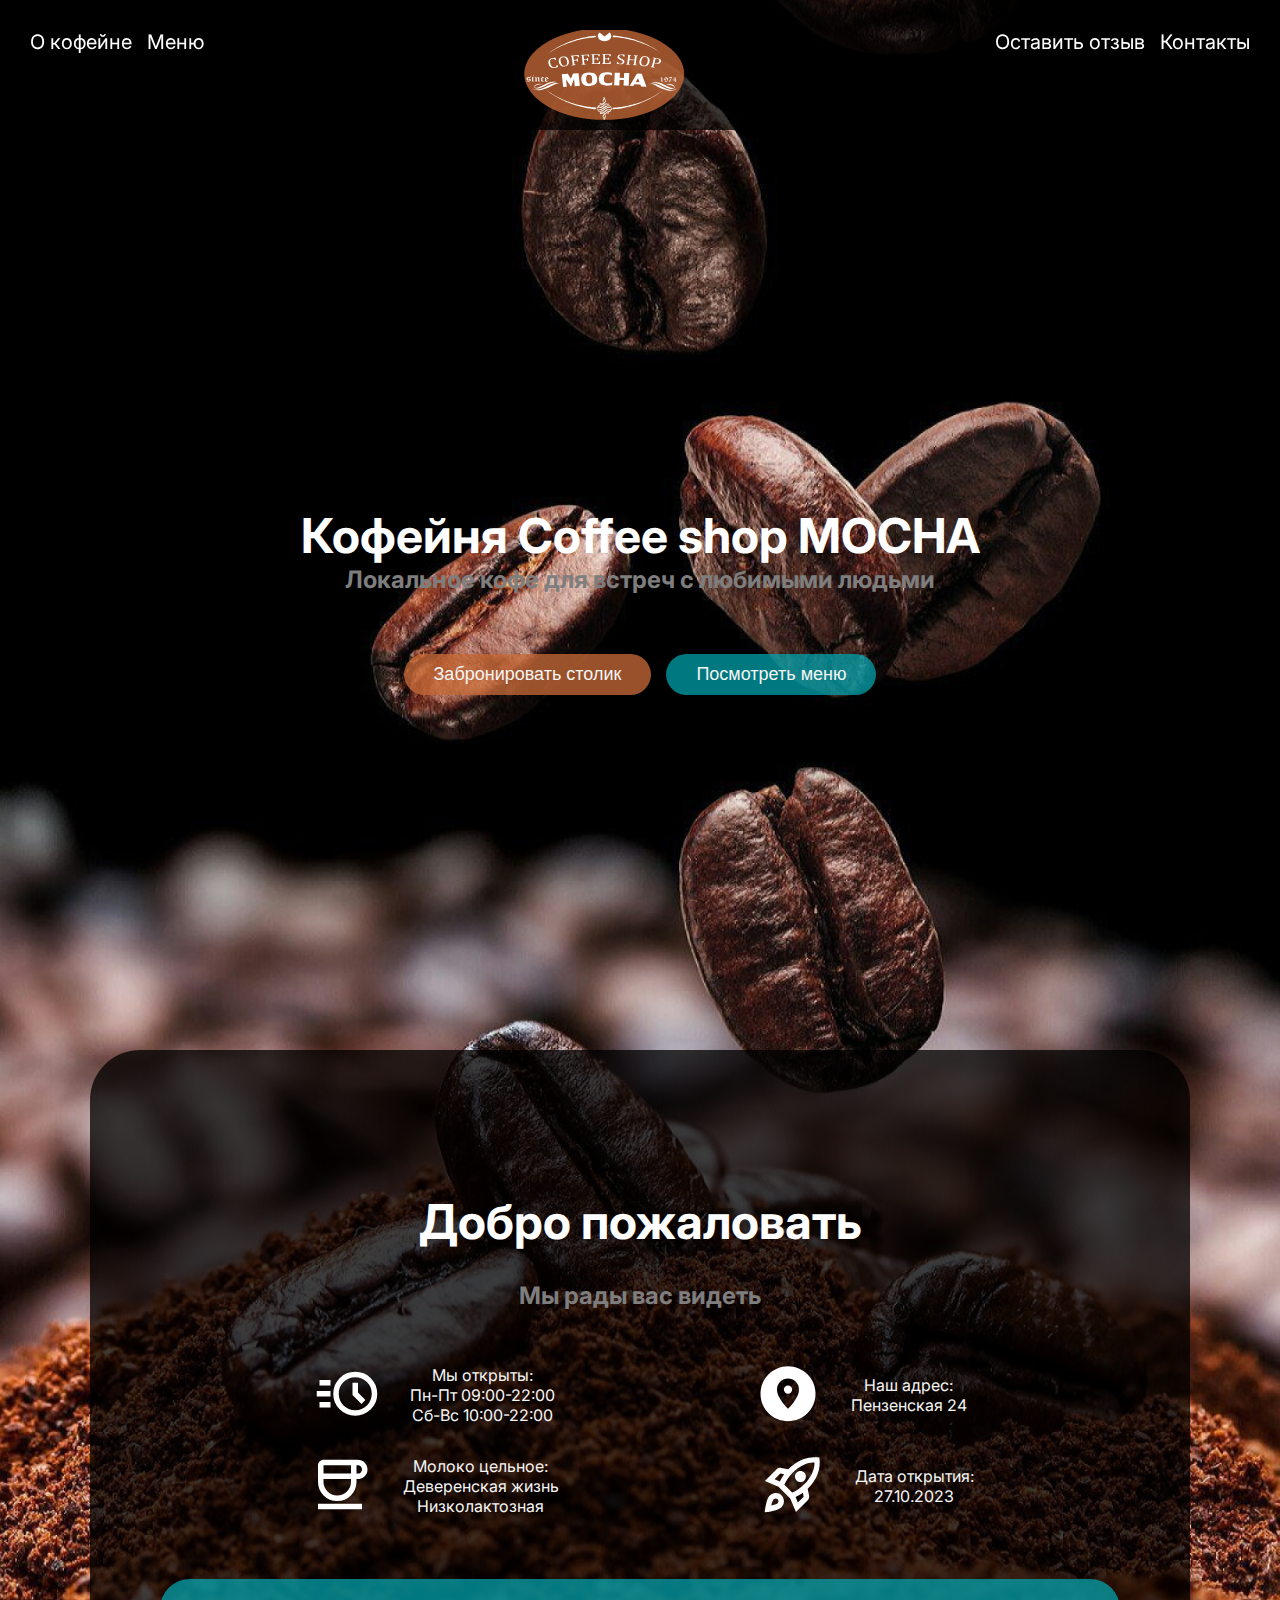
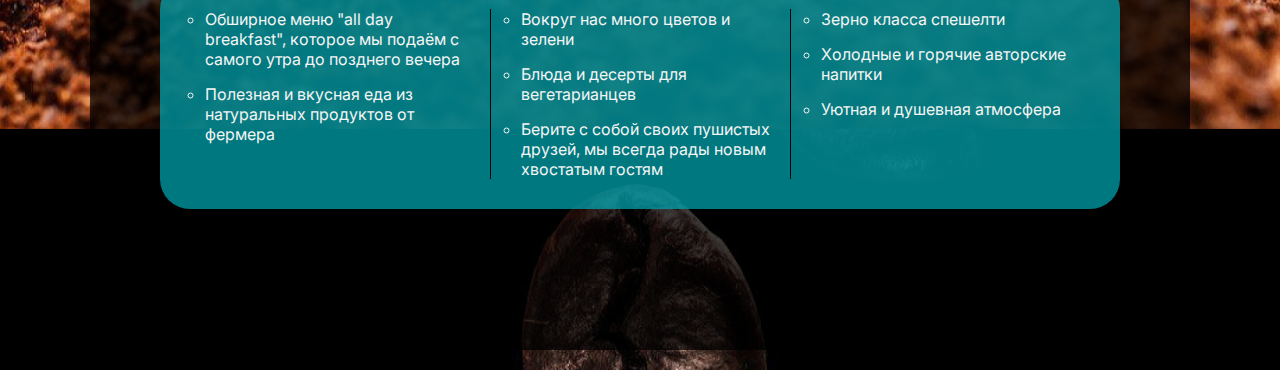
<file: Практическая 3/index.html>
<!doctype html>
<html lang="ru">
<head>
    <meta charset="UTF-8">
    <meta name="viewport"
          content="width=device-width, user-scalable=no, initial-scale=1.0, maximum-scale=1.0, minimum-scale=1.0">
    <meta http-equiv="X-UA-Compatible" content="ie=edge">
    <title>Coffe shop MOCHA</title>
    <link rel="stylesheet" href="./css/index.css">
</head>
<body>
    <div class="wrapper">
        <header class="header-block">
            <ul class="navbar">
                <li class="navbar-item">
                    <a class="navbar-link" href="#">О кофейне</a>

                </li>
                <li class="navbar-item">
                    <a class="navbar-link" href="#">Меню</a>
                </li>
            </ul>

            <div class="logo">
                <a class="navbar-link" href="#">
                    <img class="logo-image" src="./img/logo.svg" alt="Coffe mocha">
                </a>
            </div>

            <ul class="navbar">
                <li class="navbar-item">
                    <a class="navbar-link" href="#">Оставить отзыв</a>

                </li>
                <li class="navbar-item">
                    <a class="navbar-link" href="#">Контакты</a>
                </li>
            </ul>
        </header>

        <main class="content">
            <section class="screen screen-center">
                <div class="content-logo">
                    <h1 class="content-title">
                        Кофейня Coffee shop MOCHA
                    </h1>
                    <small class="content-subtitle">
                        Локальное кофе для встреч с любимыми людьми
                    </small>
                </div>

                <div class="btn-group">
                    <button class="btn btn-orange">
                        Забронировать столик
                    </button>

                    <button class="btn btn-litegreen">
                        Посмотреть меню
                    </button>
                </div>
            </section>

            <section class="screen screen-box">
                <div class="title-group">
                    <h3 class="content-title title-medium">
                        Добро пожаловать
                    </h3>
                    <small class="content-subtitle subtitle-medium">
                        Мы рады вас видеть
                    </small>
                </div>

                <div class="information-section">
                    <div class="information-section-item">
                        <img class="information-section-item-img" src="./img/time.svg" alt="Cloak">
                        <div class="information-section-item-text">
                            <span class="title-small">
                                Мы открыты:
                            </span>
                            <span>
                                Пн-Пт 09:00-22:00
                            </span>
                            <span>
                                Сб-Вс 10:00-22:00
                            </span>
                        </div>
                    </div>

                    <div class="information-section-item">
                        <img class="information-section-item-img" src="./img/address.svg" alt="Cloak">
                        <div class="information-section-item-text">
                            <span class="title-small">
                                Наш адрес:
                            </span>
                            <span class="information-address">
                                Пензенская 24
                            </span>
                        </div>
                    </div>

                    <div class="information-section-item">
                        <img class="information-section-item-img" src="./img/coffee.svg" alt="Cloak">
                        <div class="information-section-item-text">
                            <span class="title-small">
                                Молоко цельное:
                            </span>
                            <span>
                                Деверенская жизнь
                            </span>
                            <span>
                                Низколактозная
                            </span>
                        </div>
                    </div>

                    <div class="information-section-item">
                        <img class="information-section-item-img" src="./img/rocket_launch.svg" alt="Cloak">
                        <div class="information-section-item-text">
                            <span class="title-small">
                                Дата открытия:
                            </span>
                            <span>
                                27.10.2023
                            </span>
                        </div>
                    </div>
                </div>

                <div class="information-menu">
                    <div class="information-menu-item">
                        <ul class="information-menu-list">
                            <li class="information-menu-list-item">
                                Обширное меню "all day breakfast",
                                которое мы подаём с самого утра
                                до позднего вечера
                            </li>
                            <li class="information-menu-list-item">
                                Полезная и вкусная еда из натуральных
                                продуктов от фермера
                            </li>
                        </ul>
                    </div>

                    <div class="information-menu-item">
                        <ul class="information-menu-list">
                            <li class="information-menu-list-item">
                                Вокруг нас много цветов и зелени
                            </li>
                            <li class="information-menu-list-item">
                                Блюда и десерты для вегетарианцев
                            </li>
                            <li class="information-menu-list-item">
                                Берите с собой своих пушистых друзей,
                                мы всегда рады новым хвостатым гостям
                            </li>
                        </ul>
                    </div>

                    <div class="information-menu-item">
                        <ul class="information-menu-list">
                            <li class="information-menu-list-item">
                                Зерно класса спешелти
                            </li>
                            <li class="information-menu-list-item">
                                Холодные и горячие авторские напитки
                            </li>
                            <li class="information-menu-list-item">
                                Уютная и душевная атмосфера
                            </li>
                        </ul>
                    </div>
                </div>
            </section>
        </main>
    </div>
</body>
</html>
</file>
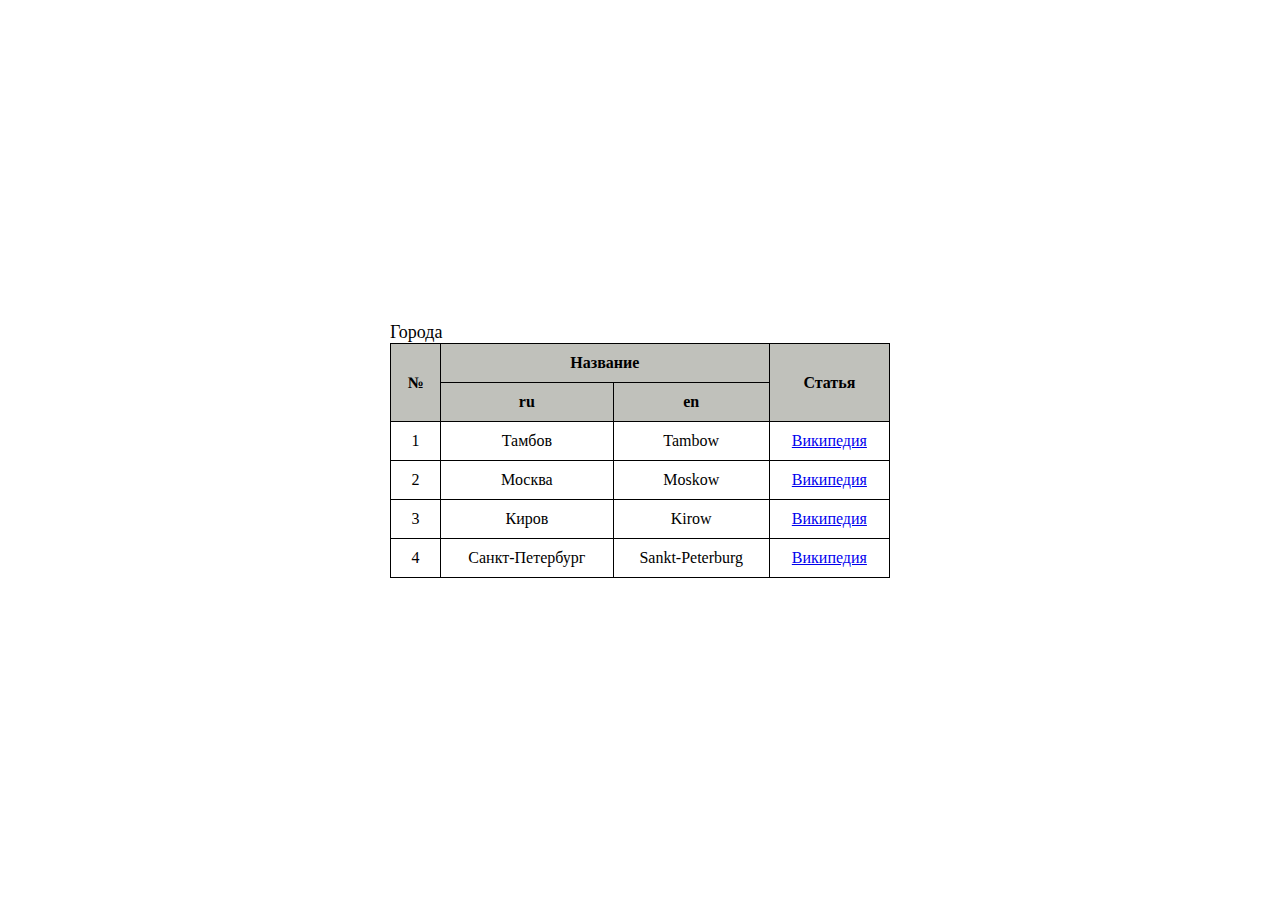
<file: Практическая 1/table.html>
<!DOCTYPE html>
<html lang="en">
<head>
    <meta charset="UTF-8">
    <title>Таблица > Шеншин</title>
    <link rel="stylesheet" href="table_style.css">
</head>
<body>
    <table>
        <caption>Города</caption>
        <tbody>
            <tr>
                <th rowspan="2">№</th>
                <th colspan="2">Название</th>
                <th rowspan="2">Статья</th>
            </tr>
            <tr>
                <th>ru</th>
                <th>en</th>
            </tr>
            <tr>
                <td>1</td>
                <td>Тамбов</td>
                <td>Tambow</td>
                <td><a href="https://ru.wikipedia.org/wiki/Тамбов">Википедия</a></td>
            </tr>
            <tr>
                <td>2</td>
                <td>Москва</td>
                <td>Moskow</td>
                <td><a href="https://ru.wikipedia.org/wiki/Калининград">Википедия</a></td>
            </tr>
            <tr>
                <td>3</td>
                <td>Киров</td>
                <td>Kirow</td>
                <td><a href="https://ru.wikipedia.org/wiki/Киров">Википедия</a></td>
            </tr>
            <tr>
                <td>4</td>
                <td>Санкт-Петербург</td>
                <td>Sankt-Peterburg</td>
                <td><a href="https://ru.wikipedia.org/wiki/Санкт-Петербург">Википедия</a></td>
            </tr>
        </tbody>
    </table>
</body>
</html>
</file>
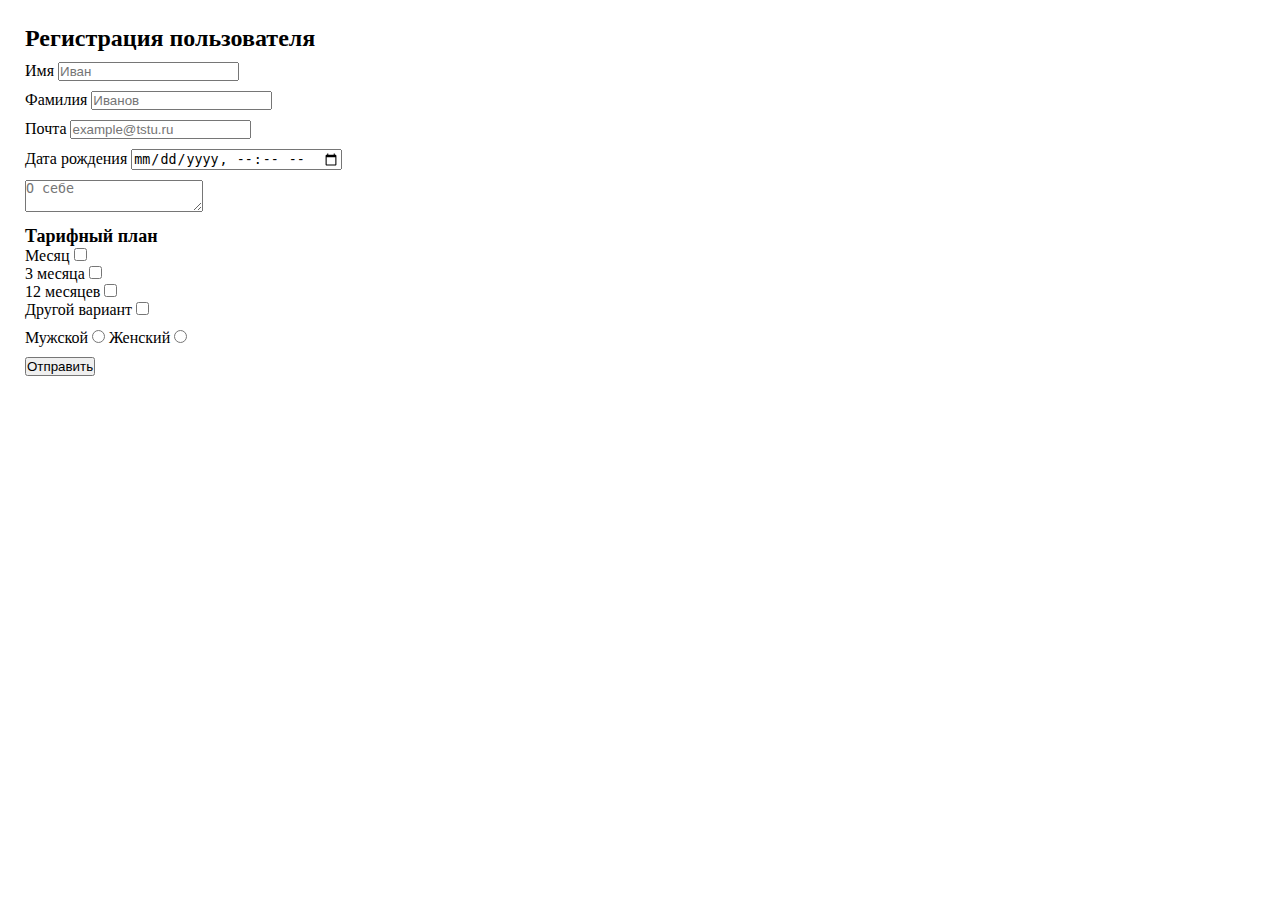
<file: Практическая 2/form.html>
<!DOCTYPE html>
<html lang="en">
<head>
    <meta charset="UTF-8">
    <title>Форма > Шеншин</title>
    <link rel="stylesheet" href="form_style.css">
</head>
<body>
<form action="#">
    <h3>Регистрация пользователя</h3>

    <div>
        <label for="name">Имя</label>
        <input name="name" type="text" id="name" placeholder="Иван">
    </div>
    <div>
        <label for="familyname">Фамилия</label>
        <input name="familyname" type="text" id="familyname" placeholder="Иванов">
    </div>
    <div>
        <label for="email">Почта</label>
        <input name="email" type="email" id="email" placeholder="example@tstu.ru">
    </div>

    <div>
        <label for="birchday">Дата рождения</label>
        <input name="birchday" type="datetime-local" id="birchday">
    </div>

    <div>
        <textarea name="about" placeholder="О себе"></textarea>
    </div>


    <div class="checkboxes">
        <h3>Тарифный план</h3>
        <p>
            <label for="month">Месяц</label>
            <input type="checkbox" name="plan" id="month" value="month">
        </p>
        <p>
            <label for="three_month">3 месяца</label>
            <input type="checkbox" name="plan" id="three_month" value="three_month">
        </p>
        <p>
            <label for="twen_month">12 месяцев</label>
            <input type="checkbox" name="plan" id="twen_month" value="twen_month">
        </p>
        <p>
            <label for="other">Другой вариант</label>
            <input type="checkbox" name="plan" id="other" value="other">
        </p>
    </div>

    <div>
        <label for="male">Мужской</label>
        <input type="radio" name="gender" id="male" value="male">

        <label for="female">Женский</label>
        <input type="radio" name="gender" id="female" value="female">
    </div>


    <div>
        <button type="submit">Отправить</button>
    </div>
</form>
</body>
</html>
</file>
<file: Практическая 3/css/index.css>
@import url('https://fonts.googleapis.com/css2?family=Inter:wght@100;200;300;400;500;600;700;800;900&display=swap');

*, *::before, *::after {
    padding: 0;
    margin: 0;
    box-sizing: border-box;
}

:root {
    --title-color: rgb(255, 255, 255);
    --sub-title-color: rgb(126, 126, 126);
    --addres-color: rgb(198, 106, 55);

    --header-background: rgba(0, 0, 0, 0.75);

    --primary: rgba(0, 171, 182, 0.7);
    --secondary: rgba(0, 0, 0, 0.83);
    --button-color: rgba(198, 106, 55, 0.77);
}

body {
    font-family: Inter, sans-serif;
    font-size: 16px;
    font-weight: 400;

    width: 100%;
    height: 100%;

    color: whitesmoke;
}

a[class] { text-decoration: none; }
ul[class] { list-style-type: none; }

.wrapper {
    width: 100%;
    min-height: 100vh;

    background: url("../img/coffe.png"), center, no-repeat;
    background-size: 100% auto;
}

.header-block {
    display: flex;
    justify-content: space-between;
    align-items: flex-start;

    position: sticky;
    top: 0;

    height: 130px;
    padding: 30px;

    background-color: var(--header-background);
}

.logo-image {
    width: 202px;
    height: 130px;
}

.navbar {
    display: flex;
    gap: 15px;
}

.navbar-link {
    color: var(--title-color);
    font-size: 20px;
}

.content {
    padding: 20px 90px;
}

.screen {
    width: 100%;
    min-height: 100vh;

    display: flex;
    flex-direction: column;
    justify-content: center;
    align-items: center;
}

.content-logo {
    display: flex;
    flex-direction: column;
    justify-content: center;
}

.content-title {
    font-size: 48px;
    font-weight: bold;
    
    color: var(--title-color);
    text-align: center;
}

.content-subtitle {
    color: var(--sub-title-color);
    text-align: center;
    
    font-size: 24px;
    font-weight: 700;
}

.btn-group {
    display: flex;
    gap: 15px;

    margin-top: 60px;
}

.btn {
    border: none;
    border-radius: 30px;

    background-color: #f6ecec;

    color: black;
    font-size: 18px;
    font-weight: 400;

    padding: 10px 30px;

    transition: transform .3s ease-in-out;
}

.btn:hover {
    cursor: pointer;
    transform: scale(1.01);
}

.btn-litegreen {
    background-color: var(--primary);
    color: whitesmoke;
}

.btn-orange {
    background-color: var(--button-color);
    color: whitesmoke;
}

.screen-box {
    border-radius: 50px;
    background-color: var(--header-background);
}

.title-group {
    text-align: center;
    margin-bottom: 52px;
}

.title-medium {
    font-size: 48px;
    margin-bottom: 30px;
}

.subtitle-medium {
    font-size: 24px;
}

.information-section {
    width: 1000px;

    display: flex;
    flex-wrap: wrap;
    justify-content: center;
    align-items: center;
    gap: 25px 200px;

    margin-bottom: 60px;
}

.information-section-item {
    display: flex;
    align-items: center;
    gap: 30px;
}

.information-section-item-text {
    display: flex;
    flex-direction: column;
    justify-content: center;
    align-items: center;
}

.information-menu {
    border: none;
    border-radius: 30px;
    padding: 30px;
    margin: 0 60px;

    background-color: var(--primary);

    display: flex;
}


.information-menu-item + .information-menu-item {
    padding-left: 15px;
    border-left: 1px solid black;
}

.information-menu-item {
    width: 300px;
}

.information-menu-list {
    list-style-type: circle !important;
    padding: 0 15px;

    display: flex;
    flex-direction: column;
    gap: 15px;
}
</file>
<file: Практическая 1/table_style.css>
* {
    padding: 0;
    margin: 0;
    box-sizing: border-box;
}

body {
    display: flex;
    justify-content: center;
    align-items: center;
    min-height: 100vh;
}

table {
    min-width: 500px;
    text-align: center;
    border: 1px solid black;
    border-collapse: collapse;
}

caption {
    font-size: 18px;
    text-align: left;
}

th {
    background-color: #c0c1bb;
    border: 1px solid black;
}


td, th {
    padding: 10px;
    border: 1px solid black;
}

td:first-child {
    width: 50px;
}
</file>
<file: Практическая 2/form_style.css>
* {
    padding: 0;
    margin: 0;
    box-sizing: border-box;
}
body {
    padding: 25px;
}

form {
    display: flex;
    flex-direction: column;
    gap: 10px;
    width: 500px;
}

form > h3 {
    font-size: 24px;
}

div > h3 {
    font-size: 18px;
}
</file>
